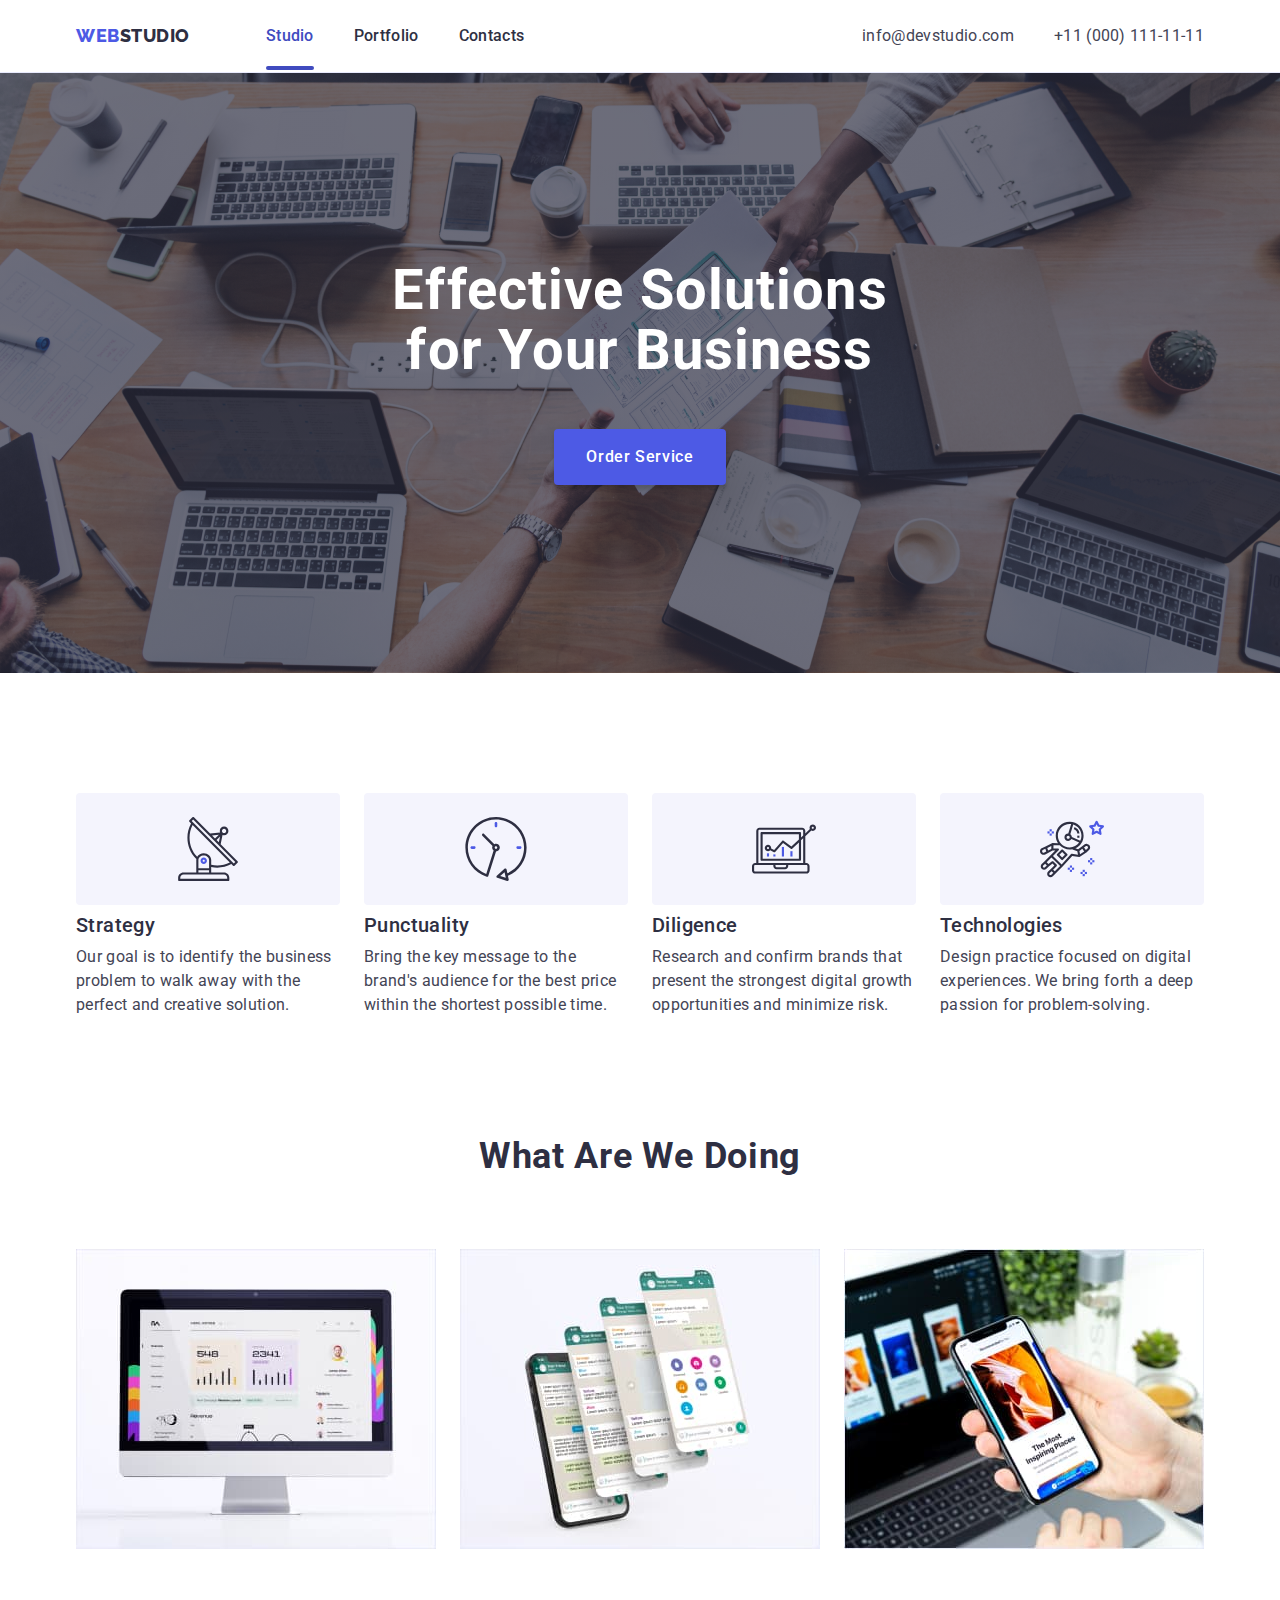
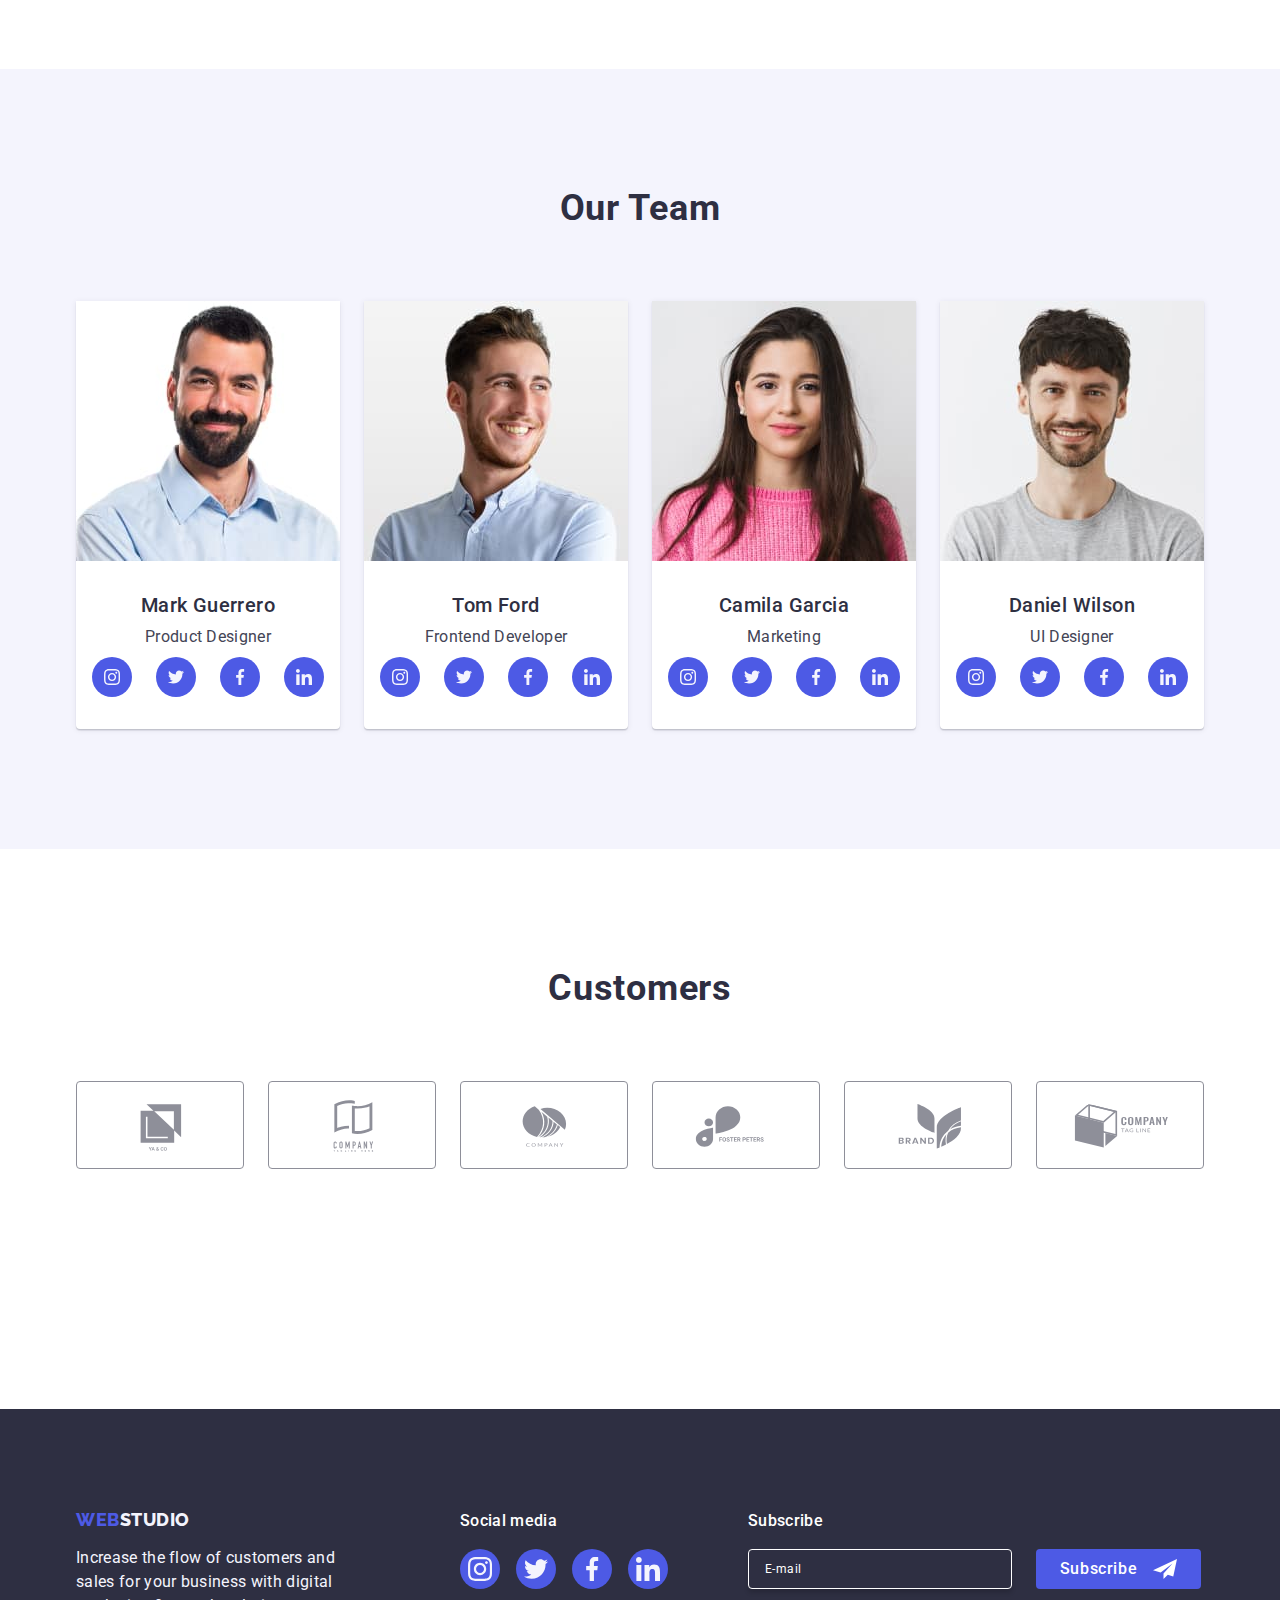
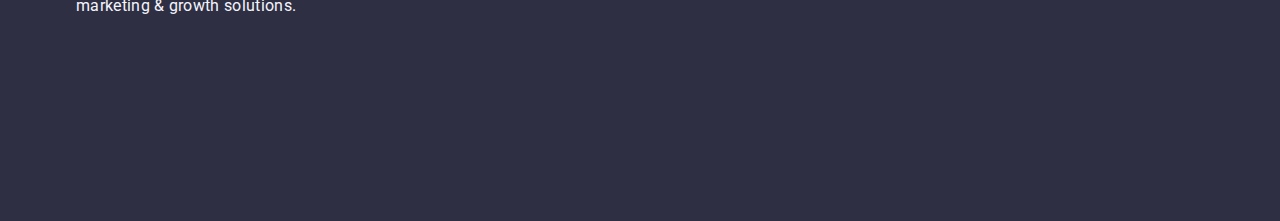
<file: index.html>
<!DOCTYPE html>
<html lang="en">
  <head>
    <meta charset="UTF-8" />
    <meta name="viewport" content="width=device-width, initial-scale=1.0" />
    <title>Document</title>
    <link rel="preconnect" href="https://fonts.googleapis.com" />
    <link rel="preconnect" href="https://fonts.gstatic.com" crossorigin />
    <link
      href="https://fonts.googleapis.com/css2?family=Raleway:wght@800&family=Roboto:wght@400;500;700;900&display=swap"
      rel="stylesheet"
    />
    <link
      rel="stylesheet"
      href="https://cdn.jsdelivr.net/npm/modern-normalize@2.0.0/modern-normalize.min.css"
    />
    <link rel="stylesheet" href="./css/styles.css" />
  </head>
  <body>
    <header class="header">
      <div class="navigation-container container">
        <nav class="navigation">
          <a href="./index.html" class="logo"
            >Web<span class="half-logo">Studio</span></a
          >
          <ul class="navigation-list">
            <li class="navigation-item">
              <a href="./index.html" class="navigation-link current">Studio</a>
            </li>
            <li class="navigation-item">
              <a href="./portfolio.html" class="navigation-link">Portfolio</a>
            </li>
            <li class="navigation-item">
              <a href="" class="navigation-link">Contacts</a>
            </li>
          </ul>
        </nav>
        <address class="adress">
          <ul class="adress-list">
            <li class="adress-item">
              <a href="mailto:info@devstudio.com" class="adress-link"
                >info@devstudio.com</a
              >
            </li>
            <li class="adress-item">
              <a href="tel:+110001111111" class="adress-link"
                >+11 (000) 111-11-11</a
              >
            </li>
          </ul>
        </address>
      </div>
    </header>

    <main>
      <section class="hero">
        <div class="hero-container container">
          <h1 class="hero-title">Effective Solutions for Your Business</h1>
          <button type="button" class="hero-button" data-modal-open>
            Order Service
          </button>
        </div>
      </section>

      <section class="feature">
        <div class="feature-container container">
          <h2 class="visually-hidden">Our Advantages</h2>
          <ul class="feature-list">
            <li class="feature-item">
              <div class="container-feature-icon">
                <svg class="feature-icon" width="64" height="64">
                  <use href="./images/icons.svg#icon-antenna"></use>
                </svg>
              </div>
              <h3 class="feature-title">Strategy</h3>
              <p class="feature-text">
                Our goal is to identify the business problem to walk away with
                the perfect and creative solution.
              </p>
            </li>
            <li class="feature-item">
              <div class="container-feature-icon">
                <svg class="feature-icon" width="64" height="64">
                  <use href="./images/icons.svg#icon-clock"></use>
                </svg>
              </div>
              <h3 class="feature-title">Punctuality</h3>
              <p class="feature-text">
                Bring the key message to the brand's audience for the best price
                within the shortest possible time.
              </p>
            </li>
            <li class="feature-item">
              <div class="container-feature-icon">
                <svg class="feature-icon" width="64" height="64">
                  <use href="./images/icons.svg#icon-diagram"></use>
                </svg>
              </div>
              <h3 class="feature-title">Diligence</h3>
              <p class="feature-text">
                Research and confirm brands that present the strongest digital
                growth opportunities and minimize risk.
              </p>
            </li>
            <li class="feature-item">
              <div class="container-feature-icon">
                <svg class="feature-icon" width="64" height="64">
                  <use href="./images/icons.svg#icon-astronaut"></use>
                </svg>
              </div>
              <h3 class="feature-title">Technologies</h3>
              <p class="feature-text">
                Design practice focused on digital experiences. We bring forth a
                deep passion for problem-solving.
              </p>
            </li>
          </ul>
        </div>
      </section>

      <section class="work">
        <div class="work-container container">
          <h2 class="work-title">What are we doing</h2>
          <ul class="work-list">
            <li class="work-item">
              <img src="./images/img-1.jpg" alt="Computer" width="360" />
            </li>
            <li class="work-item">
              <img src="./images/img-2.jpg" alt="Telephone" width="360" />
            </li>
            <li class="work-item">
              <img
                src="./images/img-3.jpg"
                alt="Computer and Telephone"
                width="360"
              />
            </li>
          </ul>
        </div>
      </section>

      <section class="team">
        <div class="team-container container">
          <h2 class="team-title">Our Team</h2>
          <ul class="team-list">
            <li class="team-li">
              <img
                src="./images/Mark-Guerrero.jpg"
                alt="product designer of company"
                width="264"
              />
              <div class="team-card">
                <h3 class="second-team-title">Mark Guerrero</h3>
                <p class="team-text">Product Designer</p>
                <ul class="team-card-list">
                  <li class="team-item">
                    <a href="" class="team-link">
                      <svg class="team-card-icon" width="16" height="16">
                        <use href="./images/icons.svg#icon-instagram"></use>
                      </svg>
                    </a>
                  </li>
                  <li class="team-item">
                    <a href="" class="team-link">
                      <svg class="team-card-icon" width="16" height="16">
                        <use href="./images/icons.svg#icon-twitter"></use>
                      </svg>
                    </a>
                  </li>
                  <li class="team-item">
                    <a href="" class="team-link">
                      <svg class="team-card-icon" width="16" height="16">
                        <use href="./images/icons.svg#icon-facebook"></use>
                      </svg>
                    </a>
                  </li>
                  <li class="team-item">
                    <a href="" class="team-link">
                      <svg class="team-card-icon" width="16" height="16">
                        <use href="./images/icons.svg#icon-linkedin"></use>
                      </svg>
                    </a>
                  </li>
                </ul>
              </div>
            </li>
            <li class="team-li">
              <img
                src="./images/Tom-Ford.jpg"
                alt="frontend developer of company"
                width="264"
              />
              <div class="team-card">
                <h3 class="second-team-title">Tom Ford</h3>
                <p class="team-text">Frontend Developer</p>
                <ul class="team-card-list">
                  <li class="team-item">
                    <a href="" class="team-link">
                      <svg class="team-card-icon" width="16" height="16">
                        <use href="./images/icons.svg#icon-instagram"></use>
                      </svg>
                    </a>
                  </li>
                  <li class="team-item">
                    <a href="" class="team-link">
                      <svg class="team-card-icon" width="16" height="16">
                        <use href="./images/icons.svg#icon-twitter"></use>
                      </svg>
                    </a>
                  </li>
                  <li class="team-item">
                    <a href="" class="team-link">
                      <svg class="team-card-icon" width="16" height="16">
                        <use href="./images/icons.svg#icon-facebook"></use>
                      </svg>
                    </a>
                  </li>
                  <li class="team-item">
                    <a href="" class="team-link">
                      <svg class="team-card-icon" width="16" height="16">
                        <use href="./images/icons.svg#icon-linkedin"></use>
                      </svg>
                    </a>
                  </li>
                </ul>
              </div>
            </li>
            <li class="team-li">
              <img
                src="./images/Camila-Garcia.jpg"
                alt="marketing department of company"
                width="264"
              />
              <div class="team-card">
                <h3 class="second-team-title">Camila Garcia</h3>
                <p class="team-text">Marketing</p>
                <ul class="team-card-list">
                  <li class="team-item">
                    <a href="" class="team-link">
                      <svg class="team-card-icon" width="16" height="16">
                        <use href="./images/icons.svg#icon-instagram"></use>
                      </svg>
                    </a>
                  </li>
                  <li class="team-item">
                    <a href="" class="team-link">
                      <svg class="team-card-icon" width="16" height="16">
                        <use href="./images/icons.svg#icon-twitter"></use>
                      </svg>
                    </a>
                  </li>
                  <li class="team-item">
                    <a href="" class="team-link">
                      <svg class="team-card-icon" width="16" height="16">
                        <use href="./images/icons.svg#icon-facebook"></use>
                      </svg>
                    </a>
                  </li>
                  <li class="team-item">
                    <a href="" class="team-link">
                      <svg class="team-card-icon" width="16" height="16">
                        <use href="./images/icons.svg#icon-linkedin"></use>
                      </svg>
                    </a>
                  </li>
                </ul>
              </div>
            </li>
            <li class="team-li">
              <img
                src="./images/Daniel-Wilson.jpg"
                alt="ui designer of company"
                width="264"
              />
              <div class="team-card">
                <h3 class="second-team-title">Daniel Wilson</h3>
                <p class="team-text">UI Designer</p>
                <ul class="team-card-list">
                  <li class="team-item">
                    <a href="" class="team-link">
                      <svg class="team-card-icon" width="16" height="16">
                        <use href="./images/icons.svg#icon-instagram"></use>
                      </svg>
                    </a>
                  </li>
                  <li class="team-item">
                    <a href="" class="team-link">
                      <svg class="team-card-icon" width="16" height="16">
                        <use href="./images/icons.svg#icon-twitter"></use>
                      </svg>
                    </a>
                  </li>
                  <li class="team-item">
                    <a href="" class="team-link">
                      <svg class="team-card-icon" width="16" height="16">
                        <use href="./images/icons.svg#icon-facebook"></use>
                      </svg>
                    </a>
                  </li>
                  <li class="team-item">
                    <a href="" class="team-link">
                      <svg class="team-card-icon" width="16" height="16">
                        <use href="./images/icons.svg#icon-linkedin"></use>
                      </svg>
                    </a>
                  </li>
                </ul>
              </div>
            </li>
          </ul>
        </div>
      </section>

      <section class="customers">
        <div class="customers-container container">
          <h2 class="customers-title">Customers</h2>
          <ul class="customers-list">
            <li class="customers-item">
              <a href="" class="customers-link">
                <svg class="customers-icon" width="104" height="56">
                  <use href="./images/icons.svg#icon-Logo"></use>
                </svg>
              </a>
            </li>
            <li class="customers-item">
              <a href="" class="customers-link">
                <svg class="customers-icon" width="104" height="56">
                  <use href="./images/icons.svg#icon-Logo-1"></use>
                </svg>
              </a>
            </li>
            <li class="customers-item">
              <a href="" class="customers-link">
                <svg class="customers-icon" width="104" height="56">
                  <use href="./images/icons.svg#icon-Logo-2"></use>
                </svg>
              </a>
            </li>
            <li class="customers-item">
              <a href="" class="customers-link">
                <svg class="customers-icon" width="104" height="56">
                  <use href="./images/icons.svg#icon-Logo-3"></use>
                </svg>
              </a>
            </li>
            <li class="customers-item">
              <a href="" class="customers-link">
                <svg class="customers-icon" width="104" height="56">
                  <use href="./images/icons.svg#icon-Logo-4"></use>
                </svg>
              </a>
            </li>
            <li class="customers-item">
              <a href="" class="customers-link">
                <svg class="customers-icon" width="104" height="56">
                  <use href="./images/icons.svg#icon-Logo-5"></use>
                </svg>
              </a>
            </li>
          </ul>
        </div>
      </section>
    </main>
    <footer class="footer">
      <div class="footer-container container">
        <div class="footer-container-logo">
          <a href="./index.html" class="logo footer-logo"
            >Web<span class="second-half-logo">Studio</span></a
          >
          <p class="footer-text">
            Increase the flow of customers and sales for your business with
            digital marketing & growth solutions.
          </p>
        </div>
        <div class="footer-container-social">
          <p class="footer-subtitle">Social media</p>
          <ul class="footer-list">
            <li class="footer-item">
              <a href="" class="footer-link">
                <svg class="footer-icon" width="24" height="24">
                  <use href="./images/icons.svg#icon-instagram"></use>
                </svg>
              </a>
            </li>
            <li class="footer-item">
              <a href="" class="footer-link">
                <svg class="footer-icon" width="24" height="24">
                  <use href="./images/icons.svg#icon-twitter"></use>
                </svg>
              </a>
            </li>
            <li class="footer-item">
              <a href="" class="footer-link">
                <svg class="footer-icon" width="24" height="24">
                  <use href="./images/icons.svg#icon-facebook"></use>
                </svg>
              </a>
            </li>
            <li class="footer-item">
              <a href="" class="footer-link">
                <svg class="footer-icon" width="24" height="24">
                  <use href="./images/icons.svg#icon-linkedin"></use>
                </svg>
              </a>
            </li>
          </ul>
        </div>
        <div class="footer-subscribe-container">
          <p class="foorer-subscribe-subtitle">Subscribe</p>
          <form class="footer-form" name="subscribe-form">
            <label class="label">
              <input
                class="footer-form-input"
                type="email"
                name="email"
                placeholder="E-mail"
              />
            </label>
            <button class="footer-button" type="submit">
              Subscribe
              <svg class="footer-button-icon" width="24" height="24">
                <use href="./images/icons.svg#icon-frame"></use>
              </svg>
            </button>
          </form>
        </div>
      </div>
    </footer>

    <div class="backdrop is-hidden" data-modal>
      <div class="modal">
        <button
          class="modal-btn"
          type="button"
          aria-label="Modal close button"
          data-modal-close
        >
          <svg class="modal-btn-icon" width="8" height="8">
            <use href="./images/icons.svg#icon-close"></use>
          </svg>
        </button>

        <p class="modal-title">Leave your contacts and we will call you back</p>
        <form class="modal-form" name="reviews-form" autocomplete="off">
          <div class="form-box">
            <label class="form-label" for="user-name">Name</label>
            <div class="form-field">
              <input
                class="form-input"
                type="text"
                name="user-name"
                id="user-name"
                required
              />
              <svg class="modal-form-icon" width="18" height="24">
                <use href="./images/icons.svg#icon-person-black"></use>
              </svg>
            </div>
          </div>
          <div class="form-box">
            <label class="form-label" for="user-phone">Phone</label>
            <div class="form-field">
              <input
                class="form-input"
                type="tel"
                name="user-phone"
                id="user-phone"
                required
              />
              <svg class="modal-form-icon" width="18" height="24">
                <use href="./images/icons.svg#icon-phone-black"></use>
              </svg>
            </div>
          </div>
          <div class="form-box">
            <label class="form-label" for="user-email">Email</label>
            <div class="form-field">
              <input
                class="form-input"
                type="email"
                name="user-email"
                id="user-email"
                required
              />
              <svg class="modal-form-icon" width="18" height="24">
                <use href="./images/icons.svg#icon-email-black"></use>
              </svg>
            </div>
          </div>
          <div class="form-box-textarea">
            <label class="form-label" for="user-comment">Comment</label>
            <textarea
              class="form-comment"
              name="user-comment"
              id="user-comment"
              placeholder="Text input"
              required
            ></textarea>
          </div>

          <div class="form-agreement-container">
            <input
              class="visually-hidden"
              type="checkbox"
              name="user-privacy"
              id="user-privacy"
              value="true"
            />
            <label class="form-agreement" for="user-privacy">
              <span class="custom-checkbox">
                <svg class="custom-checkbox-icon" width="10" height="8">
                  <use href="./images/icons.svg#icon-property"></use>
                </svg>
              </span>
              I accept the terms and conditions of the
              <a class="form-agreement-link" href="">Privacy Policy</a>
            </label>
          </div>

          <button class="button-form-agreement" type="submit">Send</button>
        </form>
      </div>
    </div>

    <script src="./js/modal.js"></script>
  </body>
</html>
</file>
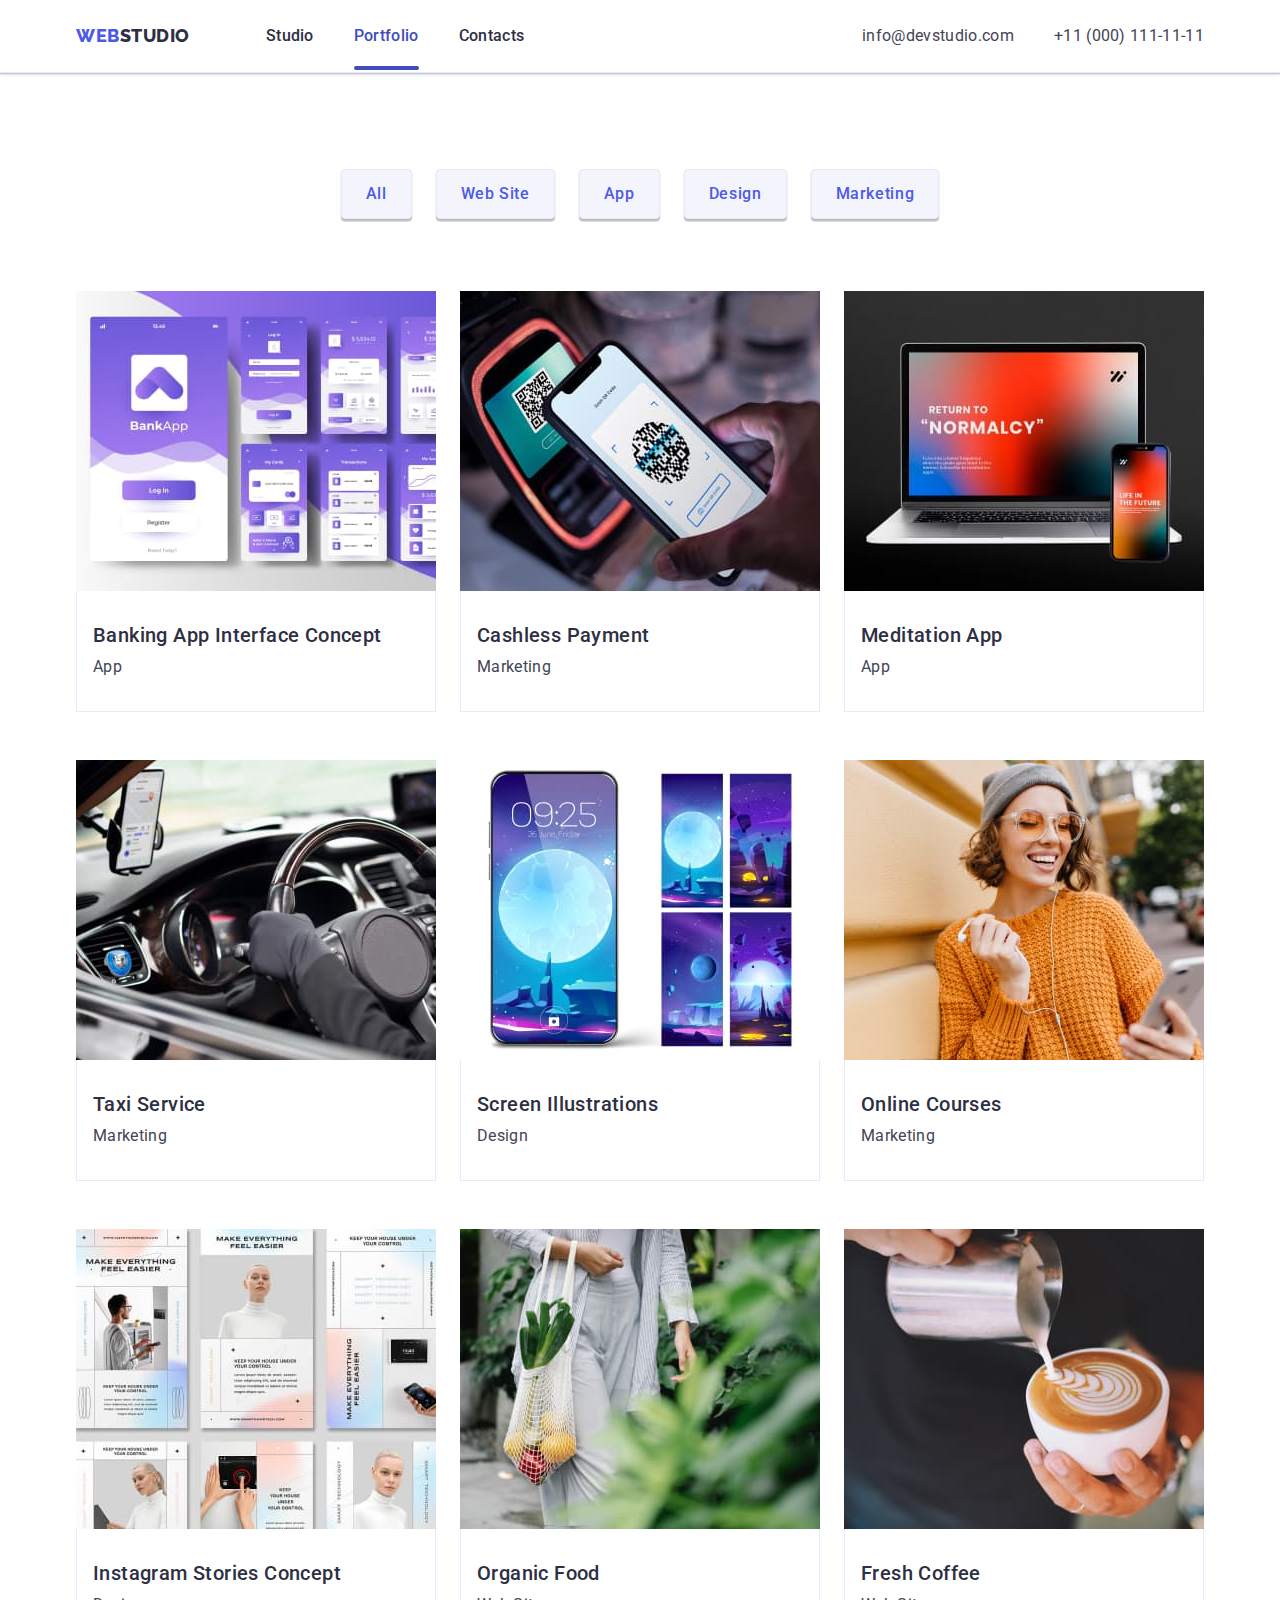
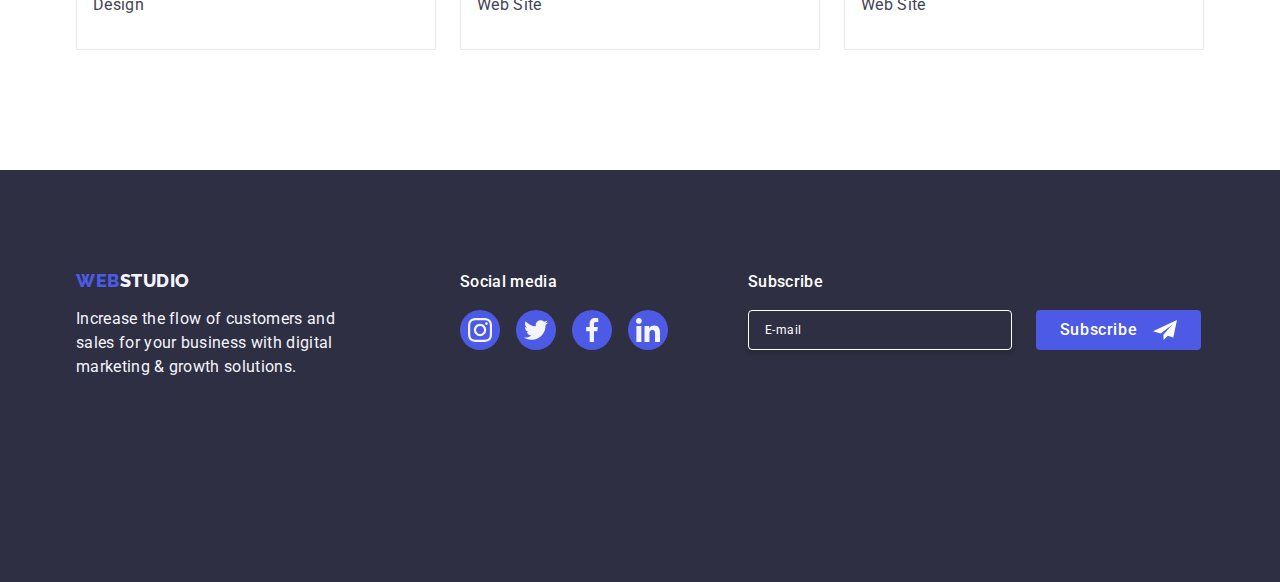
<file: portfolio.html>
<!DOCTYPE html>
<html lang="en">
  <head>
    <meta charset="UTF-8" />
    <meta name="viewport" content="width=device-width, initial-scale=1.0" />
    <title>Document</title>
    <link rel="preconnect" href="https://fonts.googleapis.com" />
    <link rel="preconnect" href="https://fonts.gstatic.com" crossorigin />
    <link
      href="https://fonts.googleapis.com/css2?family=Raleway:wght@800&family=Roboto:wght@400;500;700;900&display=swap"
      rel="stylesheet"
    />
    <link
      rel="stylesheet"
      href="https://cdn.jsdelivr.net/npm/modern-normalize@2.0.0/modern-normalize.min.css"
    />
    <link rel="stylesheet" href="./css/styles.css" />
  </head>
  <body>
    <header class="header">
      <div class="navigation-container container">
        <nav class="navigation">
          <a href="./index.html" class="logo"
            >Web<span class="half-logo">Studio</span></a
          >
          <ul class="navigation-list">
            <li class="navigation-item">
              <a href="./index.html" class="navigation-link">Studio</a>
            </li>
            <li class="navigation-item">
              <a href="./portfolio.html" class="navigation-link current"
                >Portfolio</a
              >
            </li>
            <li class="navigation-item">
              <a href="" class="navigation-link">Contacts</a>
            </li>
          </ul>
        </nav>
        <address class="adress">
          <ul class="adress-list">
            <li class="adress-item">
              <a href="mailto:info@devstudio.com" class="adress-link"
                >info@devstudio.com</a
              >
            </li>
            <li class="adress-item">
              <a href="tel:+110001111111" class="adress-link"
                >+11 (000) 111-11-11</a
              >
            </li>
          </ul>
        </address>
      </div>
    </header>

    <main>
      <section class="portfolio">
        <div class="container">
          <h1 class="visually-hidden">Our Works</h1>
          <ul class="portfolio-list">
            <li>
              <button type="button" class="button">All</button>
            </li>
            <li>
              <button type="button" class="button">Web Site</button>
            </li>
            <li>
              <button type="button" class="button">App</button>
            </li>
            <li>
              <button type="button" class="button">Design</button>
            </li>
            <li>
              <button type="button" class="button">Marketing</button>
            </li>
          </ul>

          <ul class="portfolio-work">
            <li class="portfolio-item">
              <a href="" class="portfolio-link">
                <div class="box">
                  <img
                    src="./images/Banking-App.jpg"
                    alt="Banking-App"
                    width="360"
                  />
                  <p class="overlay">
                    14 Stylish and User-Friendly App Design Concepts · Task
                    Manager App · Calorie Tracker App · Exotic Fruit Ecommerce
                    App · Cloud Storage App
                  </p>
                </div>
                <div class="portfolio-card">
                  <h2 class="portfolio-title">Banking App Interface Concept</h2>
                  <p class="portfolio-text">App</p>
                </div>
              </a>
            </li>
            <li class="portfolio-item">
              <a href="" class="portfolio-link">
                <div class="box">
                  <img
                    src="./images/Cashless-Payment.jpg"
                    alt="Cashless-Payment"
                    width="360"
                  />
                  <p class="overlay">
                    14 Stylish and User-Friendly App Design Concepts · Task
                    Manager App · Calorie Tracker App · Exotic Fruit Ecommerce
                    App · Cloud Storage App
                  </p>
                </div>
                <div class="portfolio-card">
                  <h2 class="portfolio-title">Cashless Payment</h2>
                  <p class="portfolio-text">Marketing</p>
                </div>
              </a>
            </li>
            <li class="portfolio-item">
              <a href="" class="portfolio-link">
                <div class="box">
                  <img
                    src="./images/Meditation-App.jpg"
                    alt="Meditation-App"
                    width="360"
                  />
                  <p class="overlay">
                    14 Stylish and User-Friendly App Design Concepts · Task
                    Manager App · Calorie Tracker App · Exotic Fruit Ecommerce
                    App · Cloud Storage App
                  </p>
                </div>
                <div class="portfolio-card">
                  <h2 class="portfolio-title">Meditation App</h2>
                  <p class="portfolio-text">App</p>
                </div>
              </a>
            </li>
            <li class="portfolio-item">
              <a href="" class="portfolio-link">
                <div class="box">
                  <img
                    src="./images/Taxi-Service.jpg"
                    alt="Taxi-Service"
                    width="360"
                  />
                  <p class="overlay">
                    14 Stylish and User-Friendly App Design Concepts · Task
                    Manager App · Calorie Tracker App · Exotic Fruit Ecommerce
                    App · Cloud Storage App
                  </p>
                </div>
                <div class="portfolio-card">
                  <h2 class="portfolio-title">Taxi Service</h2>
                  <p class="portfolio-text">Marketing</p>
                </div>
              </a>
            </li>
            <li class="portfolio-item">
              <a href="" class="portfolio-link">
                <div class="box">
                  <img
                    src="./images/Screen-Illustrations.jpg"
                    alt="Screen-Illustrations"
                    width="360"
                  />
                  <p class="overlay">
                    14 Stylish and User-Friendly App Design Concepts · Task
                    Manager App · Calorie Tracker App · Exotic Fruit Ecommerce
                    App · Cloud Storage App
                  </p>
                </div>
                <div class="portfolio-card">
                  <h2 class="portfolio-title">Screen Illustrations</h2>
                  <p class="portfolio-text">Design</p>
                </div>
              </a>
            </li>
            <li class="portfolio-item">
              <a href="" class="portfolio-link">
                <div class="box">
                  <img
                    src="./images/Online-Courses.jpg"
                    alt="Online-Courses"
                    width="360"
                  />
                  <p class="overlay">
                    14 Stylish and User-Friendly App Design Concepts · Task
                    Manager App · Calorie Tracker App · Exotic Fruit Ecommerce
                    App · Cloud Storage App
                  </p>
                </div>
                <div class="portfolio-card">
                  <h2 class="portfolio-title">Online Courses</h2>
                  <p class="portfolio-text">Marketing</p>
                </div>
              </a>
            </li>
            <li class="portfolio-item">
              <a href="" class="portfolio-link">
                <div class="box">
                  <img
                    src="./images/Instagram-Stories.jpg"
                    alt="Instagram-Stories"
                    width="360"
                  />
                  <p class="overlay">
                    14 Stylish and User-Friendly App Design Concepts · Task
                    Manager App · Calorie Tracker App · Exotic Fruit Ecommerce
                    App · Cloud Storage App
                  </p>
                </div>
                <div class="portfolio-card">
                  <h2 class="portfolio-title">Instagram Stories Concept</h2>
                  <p class="portfolio-text">Design</p>
                </div>
              </a>
            </li>
            <li class="portfolio-item">
              <a href="" class="portfolio-link">
                <div class="box">
                  <img
                    src="./images/Organic-Food.jpg"
                    alt="Organic-Food"
                    width="360"
                  />
                  <p class="overlay">
                    14 Stylish and User-Friendly App Design Concepts · Task
                    Manager App · Calorie Tracker App · Exotic Fruit Ecommerce
                    App · Cloud Storage App
                  </p>
                </div>
                <div class="portfolio-card">
                  <h2 class="portfolio-title">Organic Food</h2>
                  <p class="portfolio-text">Web Site</p>
                </div>
              </a>
            </li>
            <li class="portfolio-item">
              <a href="" class="portfolio-link">
                <div class="box">
                  <img
                    src="./images/Fresh-Coffee.jpg"
                    alt="Fresh-Coffee"
                    width="360"
                  />
                  <p class="overlay">
                    14 Stylish and User-Friendly App Design Concepts · Task
                    Manager App · Calorie Tracker App · Exotic Fruit Ecommerce
                    App · Cloud Storage App
                  </p>
                </div>
                <div class="portfolio-card">
                  <h2 class="portfolio-title">Fresh Coffee</h2>
                  <p class="portfolio-text">Web Site</p>
                </div>
              </a>
            </li>
          </ul>
        </div>
      </section>
    </main>
    <footer class="footer">
      <div class="footer-container container">
        <div class="footer-container-logo">
          <a href="./index.html" class="logo footer-logo"
            >Web<span class="second-half-logo">Studio</span></a
          >
          <p class="footer-text">
            Increase the flow of customers and sales for your business with
            digital marketing & growth solutions.
          </p>
        </div>
        <div class="footer-container-social">
          <p class="footer-subtitle">Social media</p>
          <ul class="footer-list">
            <li class="footer-item">
              <a href="" class="footer-link">
                <svg class="footer-icon" width="24" height="24">
                  <use href="./images/icons.svg#icon-instagram"></use>
                </svg>
              </a>
            </li>
            <li class="footer-item">
              <a href="" class="footer-link">
                <svg class="footer-icon" width="24" height="24">
                  <use href="./images/icons.svg#icon-twitter"></use>
                </svg>
              </a>
            </li>
            <li class="footer-item">
              <a href="" class="footer-link">
                <svg class="footer-icon" width="24" height="24">
                  <use href="./images/icons.svg#icon-facebook"></use>
                </svg>
              </a>
            </li>
            <li class="footer-item">
              <a href="" class="footer-link">
                <svg class="footer-icon" width="24" height="24">
                  <use href="./images/icons.svg#icon-linkedin"></use>
                </svg>
              </a>
            </li>
          </ul>
        </div>
        <div class="footer-subscribe-container">
          <p class="foorer-subscribe-subtitle">Subscribe</p>
          <form class="footer-form" name="subscribe-form">
            <label class="label">
              <input
                class="footer-form-input"
                type="email"
                name="email"
                placeholder="E-mail"
              />
            </label>
            <button class="footer-button" type="submit">
              Subscribe
              <svg class="footer-button-icon" width="24" height="24">
                <use href="./images/icons.svg#icon-frame"></use>
              </svg>
            </button>
          </form>
        </div>
      </div>
    </footer>
  </body>
</html>
</file>
<file: css/styles.css>
:root {
  --primary-text-color: #434455;
  --title-text-color: #2e2f42;
  --accent-text-color: #4d5ae5;
}

body {
  color: var(--primary-text-color);
  background-color: #ffffff;

  font-family: "Roboto", sans-serif;
  font-size: 16px;
  line-height: 1.5;
  letter-spacing: 0.02em;
}

.visually-hidden {
  position: absolute;
  width: 1px;
  height: 1px;
  margin: -1px;
  border: 0;
  padding: 0;
  white-space: nowrap;
  clip-path: inset(100%);
  clip: rect(0 0 0 0);
  overflow: hidden;
}

/* Reset */
h1,
h2,
h3,
h4,
h5,
h6,
p {
  margin: 0;
}
ul,
ol {
  display: flex;
  gap: 24px;
  list-style: none;
  margin: 0;
  padding: 0;
}
a {
  text-decoration: none;
  color: currentColor;
}
button {
  font-family: inherit;
  color: currentColor;
}
address {
  font-style: normal;
}
img {
  display: block;
}
/* Reset end */

.header {
  border-bottom: 1px solid #e7e9fc;
  box-shadow: 0px 2px 1px rgba(46, 47, 66, 0.08),
    0px 1px 1px rgba(46, 47, 66, 0.16), 0px 1px 6px rgba(46, 47, 66, 0.08);
}

.container {
  max-width: 1158px;
  margin: 0 auto;
  padding: 0 15px;
}

.navigation-container {
  display: flex;
  justify-content: space-between;
  align-items: center;
}

.navigation {
  display: flex;
  align-items: center;
}

.navigation-item {
  padding: 24px 0;
}

.navigation-list {
  align-items: center;
  gap: 40px;
  margin-right: 332px;
}

.adress-list {
  align-items: center;
  gap: 40px;
}

/* Nav*/
.navigation-link {
  color: var(--title-text-color);
  font-weight: 500;
  padding: 24px 0;

  position: relative;

  transition: color 250ms cubic-bezier(0.4, 0, 0.2, 1);
}

.navigation-link:hover,
.navigation-link:focus {
  color: #404bbf;
}

.navigation-link.current {
  color: #404bbf;
}

.current::after {
  content: "";
  position: absolute;

  display: block;
  width: 100%;
  height: 4px;
  bottom: -1px;

  background-color: #404bbf;
  border-radius: 2px;
}

/* logo */

.logo {
  display: flex;
  align-items: center;
  margin-right: 76px;

  color: var(--accent-text-color);

  font-family: "Raleway", sans-serif;
  font-size: 18px;
  line-height: 1.17;
  font-weight: 800;
  text-decoration: none;
  letter-spacing: 0.03em;

  text-transform: uppercase;
}

.half-logo {
  color: var(--title-text-color);
}

/* Adress */
.adress-link {
  color: var(--primary-text-color);

  transition: color 250ms cubic-bezier(0.4, 0, 0.2, 1);
}

.adress-link:hover,
.adress-link:focus {
  color: #404bbf;
}

/* Hero */

.hero {
  max-width: 1440px;
  padding-top: 188px;
  padding-bottom: 188px;
  margin: 0 auto;

  background-color: var(--title-text-color);
  text-align: center;
  letter-spacing: 0.02em;

  background-image: linear-gradient(
      rgba(46, 47, 66, 0.7),
      rgba(46, 47, 66, 0.7)
    ),
    url(../images/people-office.jpg);
  background-repeat: no-repeat;
  background-position: center;
  background-size: cover;
}

.hero-title {
  margin-right: auto;
  margin-left: auto;
  margin-bottom: 48px;
  max-width: 496px;

  color: #ffffff;

  font-size: 56px;
  line-height: 1.07;
  font-weight: 700;
  letter-spacing: 0.02em;
}

.hero-button {
  display: block;
  min-width: 169px;
  height: 56px;
  border: none;
  margin: 0 auto;

  padding: 16px 32px;
  border-radius: 4px;
  box-shadow: 0px 4px 4px 0px rgba(0, 0, 0, 0.15);

  cursor: pointer;

  color: #ffffff;
  background-color: var(--accent-text-color);

  font-family: "Roboto", sans-serif;
  font-size: 16px;
  line-height: 1.5;
  letter-spacing: 0.04em;
  font-weight: 500;
  letter-spacing: 0.04em;

  transition: background-color 250ms cubic-bezier(0.4, 0, 0.2, 1);
}

.hero-button:hover,
.hero-button:focus {
  background-color: #404bbf;
}

/* Features */
.feature {
  display: flex;
  align-items: center;
  justify-content: center;

  padding: 120px 0;
}

.feature-list {
  justify-content: center;
  gap: 24px;
}

.feature-item {
  width: 264px;
}

.container-feature-icon {
  display: flex;
  align-items: center;
  justify-content: center;

  width: 264px;
  height: 112px;
  border-radius: 4px;
  background-color: #f4f4fd;
  margin-bottom: 8px;
}

.feature-title {
  margin-bottom: 8px;
  color: var(--title-text-color);

  font-size: 20px;
  line-height: 1.2;
  font-weight: 500;
  letter-spacing: 0.02em;
}

/* works */
.work {
  padding-bottom: 120px;
}

.work-title,
.team-title,
.customers-title {
  margin: 0 auto;
  margin-bottom: 72px;

  color: var(--title-text-color);

  font-size: 36px;
  line-height: 1.11;
  font-weight: 700;
  letter-spacing: 0.02em;
  text-align: center;
  text-transform: capitalize;
}

/* our team */
.team {
  padding: 120px 0;

  background-color: #f4f4fd;

  text-align: center;
}

.team-card {
  max-width: 232px;
  padding: 32px 0;
  margin: 0 auto;
}

.second-team-title {
  margin-bottom: 8px;

  color: var(--title-text-color);
  font-size: 20px;
  line-height: 1.2;
  font-weight: 500;
  letter-spacing: 0.02em;
}

.team-li {
  border-radius: 0px 0px 4px 4px;
  box-shadow: 0px 2px 1px 0px rgba(46, 47, 66, 0.08),
    0px 1px 1px 0px rgba(46, 47, 66, 0.16),
    0px 1px 6px 0px rgba(46, 47, 66, 0.08);
  background-color: #ffffff;
}

.team-card-icon {
  fill: #f4f4fd;
  margin: 12px;
}

.team-link {
  width: 100%;
  height: 100%;
  background-color: var(--accent-text-color);
  border-radius: 50%;

  display: flex;
  align-items: center;
  justify-content: center;
  transition: background-color 250ms cubic-bezier(0.4, 0, 0.2, 1);
}

.team-card-list {
  align-items: center;
  justify-content: center;
  margin-top: 8px;
}

.team-link:hover,
.team-link:focus {
  background-color: #404bbf;
}

/* customers */
.customers {
  padding-top: 120px;
  padding-bottom: 120px;
}

.customers-list {
  margin-top: 72px;
  padding-bottom: 120px;
  align-items: center;
  justify-content: center;
  gap: 24px;
}

.customers-item {
  width: calc((100% - 120px) / 6);
  height: 88px;
}

.customers-link {
  display: flex;
  align-items: center;
  justify-content: center;

  width: 100%;
  height: 100%;

  border-radius: 4px;
  border: 1px solid #8e8f99;

  color: #8e8f99;
  transition: border-color 250ms cubic-bezier(0.4, 0, 0.2, 1),
    color 250ms cubic-bezier(0.4, 0, 0.2, 1);
}

.customers-icon {
  margin: 16px 32px;
  fill: currentColor;
}

.customers-icon:hover,
.customers-icon:focus {
  fill: #404bbf;
}

.customers-link:hover,
.customers-link:focus {
  border: 1px solid #404bbf;
  color: #404bbf;
}

/* footer */

.footer {
  padding: 100px 0;

  background-color: var(--title-text-color);
}

.footer-text {
  max-width: 264px;

  color: #f4f4fd;
}

.footer-logo {
  display: inline-block;
  margin-bottom: 16px;
}

.second-half-logo {
  color: #f4f4fd;
}

.footer-container {
  display: flex;
  align-items: baseline;
}

.footer-container-logo {
  margin-right: 120px;
}

.footer-container-social {
  display: flex;
  flex-direction: column;
  margin-bottom: 132px;
}

.footer-subtitle {
  color: #ffffff;
  font-size: 16px;
  font-weight: 500;

  margin-bottom: 16px;
}

.footer-icon {
  fill: #f4f4fd;
  margin: 8px;
}

.footer-list {
  gap: 16px;
}

.footer-link {
  display: flex;
  align-items: center;
  justify-content: center;

  width: 40px;
  height: 40px;
  background-color: #4d5ae5;
  border-radius: 50%;

  transition: background-color 250ms cubic-bezier(0.4, 0, 0.2, 1);
}

.footer-link:hover,
.footer-link:focus {
  background-color: #31d0aa;
}

.footer-subscribe-container {
  margin-left: 80px;
}

.foorer-subscribe-subtitle {
  font-weight: 500;
  color: #ffffff;
  margin-bottom: 16px;
}

.footer-form {
  display: flex;
  gap: 24px;
}

.label {
  display: flex;
  flex-direction: column;

  color: #ffffff;
}

.footer-form-input {
  width: 264px;
  height: 40px;
  background-color: transparent;
  border-radius: 4px;
  border: 1px solid #ffffff;
  box-shadow: 0px 4px 4px 0px rgba(0, 0, 0, 0.15);

  color: #ffffff;
  font-size: 12px;
  line-height: 1.5;
  letter-spacing: 0.04em;

  padding-left: 16px;
}

.footer-form-input::placeholder {
  color: #ffffff;
}

.footer-button {
  display: flex;
  justify-content: center;
  align-items: center;
  border: none;
  border-radius: 4px;
  background-color: var(--accent-text-color);
  color: #ffffff;

  min-width: 165px;
  height: 40px;

  cursor: pointer;

  line-height: 1.5;
  font-weight: 500;
  letter-spacing: 0.04em;
}

.footer-button-icon {
  fill: #ffffff;
  margin-left: 16px;
}

/* portfolio */

.portfolio {
  padding-top: 96px;
  padding-bottom: 120px;
}

.portfolio-list {
  justify-content: center;
  margin-bottom: 72px;
}

.button {
  padding: 12px 24px;
  border-radius: 4px;
  border: 1px solid #e7e9fc;
  box-shadow: 0px 2px 2px 0px rgba(0, 0, 0, 0.12),
    0px 2px 1px 0px rgba(0, 0, 0, 0.08), 0px 3px 1px 0px rgba(0, 0, 0, 0.1);

  cursor: pointer;

  color: var(--accent-text-color);
  background-color: #f4f4fd;

  font-family: "Roboto", sans-serif;
  font-size: 16px;
  line-height: 1.5;
  letter-spacing: 0.04em;
  font-weight: 500;
  letter-spacing: 0.04em;
  text-align: center;

  transition: color 250ms cubic-bezier(0.4, 0, 0.2, 1),
    background-color 250ms cubic-bezier(0.4, 0, 0.2, 1),
    border-color 250ms cubic-bezier(0.4, 0, 0.2, 1),
    box-shadow 250ms cubic-bezier(0.4, 0, 0.2, 1);
}

.button:hover,
.button:focus {
  color: #ffffff;
  background-color: #404bbf;
  border: 1px solid transparent;
}

.portfolio-work {
  flex-wrap: wrap;
  row-gap: 48px;
}

.portfolio-item {
  width: calc((100% - 48px) / 3);
}

.portfolio-link {
  display: block;
  transition: box-shadow 250ms cubic-bezier(0.4, 0, 0.2, 1);
}

.portfolio-link:hover,
.portfolio-link:focus {
  box-shadow: 0px 1px 6px rgba(46, 47, 66, 0.08),
    0px 1px 1px rgba(46, 47, 66, 0.16), 0px 2px 1px rgba(46, 47, 66, 0.08);
}

.portfolio-card {
  padding: 32px 16px;
  border: 1px solid #e7e9fc;
  border-top: none;
}

.portfolio-title {
  margin-bottom: 8px;

  color: var(--title-text-color);
  font-size: 20px;
  line-height: 1.2;
  font-weight: 500;
  letter-spacing: 0.02em;
}

.portfolio-text {
  color: var(--primary-text-color);
}

.box {
  position: relative;
  overflow: hidden;
}

.overlay {
  color: #f4f4fd;

  position: absolute;
  top: 0;
  left: 0;
  width: 100%;
  height: 100%;

  padding: 40px 32px;
  background-color: var(--accent-text-color);
  transform: translateY(100%);
  transition: transform 250ms cubic-bezier(0.4, 0, 0.2, 1);
}

.portfolio-link:hover .overlay,
.portfolio-link:focus .overlay {
  transform: translateY(0);
}

/* modal window */

/* visible state */
.backdrop {
  position: fixed;
  top: 0;
  left: 0;

  width: 100%;
  height: 100%;
  border-radius: 4px;
  background-color: rgba(46, 47, 66, 0.4);
  opacity: 1;
  pointer-events: initial;
  visibility: visible;

  transition: opacity 250ms cubic-bezier(0.4, 0, 0.2, 1),
    visibility 250ms cubic-bezier(0.4, 0, 0.2, 1);
}

/* hidden state */

.backdrop.is-hidden {
  opacity: 0;
  pointer-events: none;
  visibility: hidden;

  transition-delay: 250ms;

  transition: opacity 250ms cubic-bezier(0.4, 0, 0.2, 1),
    visibility 250ms cubic-bezier(0.4, 0, 0.2, 1);
}

/* visible state */

.modal {
  position: absolute;
  top: 50%;
  left: 50%;
  transform: translate(-50%, -50%) scale(1);

  width: 408px;
  min-height: 584px;

  padding: 72px 24px 24px 24px;

  background: #fcfcfc;
  box-shadow: 0px 1px 1px rgba(0, 0, 0, 0.14), 0px 1px 3px rgba(0, 0, 0, 0.12),
    0px 2px 1px rgba(0, 0, 0, 0.2);
  border-radius: 4px;

  transition: transform 250ms cubic-bezier(0.4, 0, 0.2, 1);
}

/* hidden state */
.backdrop.is-hidden .modal {
  opacity: 0;
  transform: translateX(-50%) translateY(-50%) scale(0.4);
  transition-delay: 0ms;
}

.modal-btn {
  position: absolute;

  top: 24px;
  right: 24px;

  display: flex;
  align-items: center;
  justify-content: center;

  width: 24px;
  height: 24px;
  border-radius: 50%;
  background-color: #e7e9fc;
  border: 1px solid rgba(0, 0, 0, 0.1);

  padding: 0;
  cursor: pointer;
  transition: background-color 250ms cubic-bezier(0.4, 0, 0.2, 1),
    border 250ms cubic-bezier(0.4, 0, 0.2, 1);
}

.modal-btn-icon {
  fill: var(--title-text-color);
  transition: fill 250ms cubic-bezier(0.4, 0, 0.2, 1);
}

.modal-btn:hover,
.modal-btn:focus {
  background-color: #404bbf;
  border: none;
}

.modal-btn:hover .modal-btn-icon,
.modal-btn:focus .modal-btn-icon {
  fill: #ffffff;
}
.modal-container {
  padding: 72px 24px 24px 24px;
}

.modal-title {
  color: var(--title-text-color);
  text-align: center;
  font-weight: 500;

  margin-bottom: 16px;
}

.form-box {
  margin-bottom: 8px;
}

.form-label {
  display: block;

  margin-bottom: 4px;

  color: #8e8f99;

  font-size: 12px;
  line-height: 1.17;
  letter-spacing: 0.04em;
}

.form-field {
  position: relative;
}

/* input */

.form-input {
  width: 100%;
  height: 40px;
  padding: 11px 38px;

  font-size: 16px;
  line-height: 1.5;

  border-radius: 4px;
  border: 1px solid rgba(46, 47, 66, 0.4);

  background-color: transparent;
  outline: transparent;

  transition: border-color 250ms cubic-bezier(0.4, 0, 0.2, 1);
}

.form-input:focus {
  border: 1px solid #4d5ae5;
}

.modal-form-icon {
  position: absolute;
  top: 50%;
  left: 16px;
  transform: translateY(-50%);

  transition: fill 250ms cubic-bezier(0.4, 0, 0.2, 1);
}

.form-input:focus + .modal-form-icon {
  fill: var(--accent-text-color);
}

.form-box-textarea {
  margin-bottom: 16px;
}

.form-comment {
  display: flex;

  font-size: 12px;
  letter-spacing: 0.04em;
  line-height: 1.17;
  color: rgba(46, 47, 66, 0.4);

  width: 100%;
  height: 120px;
  resize: none;

  padding: 8px 16px;
  outline: transparent;

  border-radius: 4px;
  border: 1px solid rgba(46, 47, 66, 0.4);
  background-color: transparent;

  outline: transparent;

  transition: border-color 250ms cubic-bezier(0.4, 0, 0.2, 1);
}

.form-comment:focus {
  border: 1px solid #4d5ae5;
}

.form-agreement-container {
  margin-bottom: 24px;
}

.form-agreement {
  display: block;

  color: #8e8f99;

  font-size: 12px;
  line-height: 1.17;
  letter-spacing: 0.04em;
}

.custom-checkbox {
  display: inline-flex;
  align-items: center;
  justify-content: center;

  margin-right: 8px;

  width: 16px;
  height: 16px;

  border: 1px solid rgba(46, 47, 66, 0.4);
  border-radius: 2px;
  fill: transparent;

  transition: background-color 250ms cubic-bezier(0.4, 0, 0.2, 1),
    border 250ms cubic-bezier(0.4, 0, 0.2, 1),
    fill 250ms cubic-bezier(0.4, 0, 0.2, 1);
}

input[type="checkbox"]:checked + .form-agreement > .custom-checkbox {
  background-color: #404bbf;
  border: none;
  fill: #f4f4fd;
}

.form-agreement-link {
  margin-left: 4px;

  text-decoration: underline;
  color: var(--accent-text-color);
}

.button-form-agreement {
  display: block;

  margin: 0 auto;

  min-width: 169px;
  height: 56px;

  padding: 16px 32px;

  cursor: pointer;
  border: none;
  border-radius: 4px;
  background: var(--accent-text-color);
  box-shadow: 0px 4px 4px 0px rgba(0, 0, 0, 0.15);

  color: #ffffff;

  font-weight: 500;
  line-height: 1.5;
  letter-spacing: 0.04em;

  transition: background-color 250ms cubic-bezier(0.4, 0, 0.2, 1);
}
</file>
